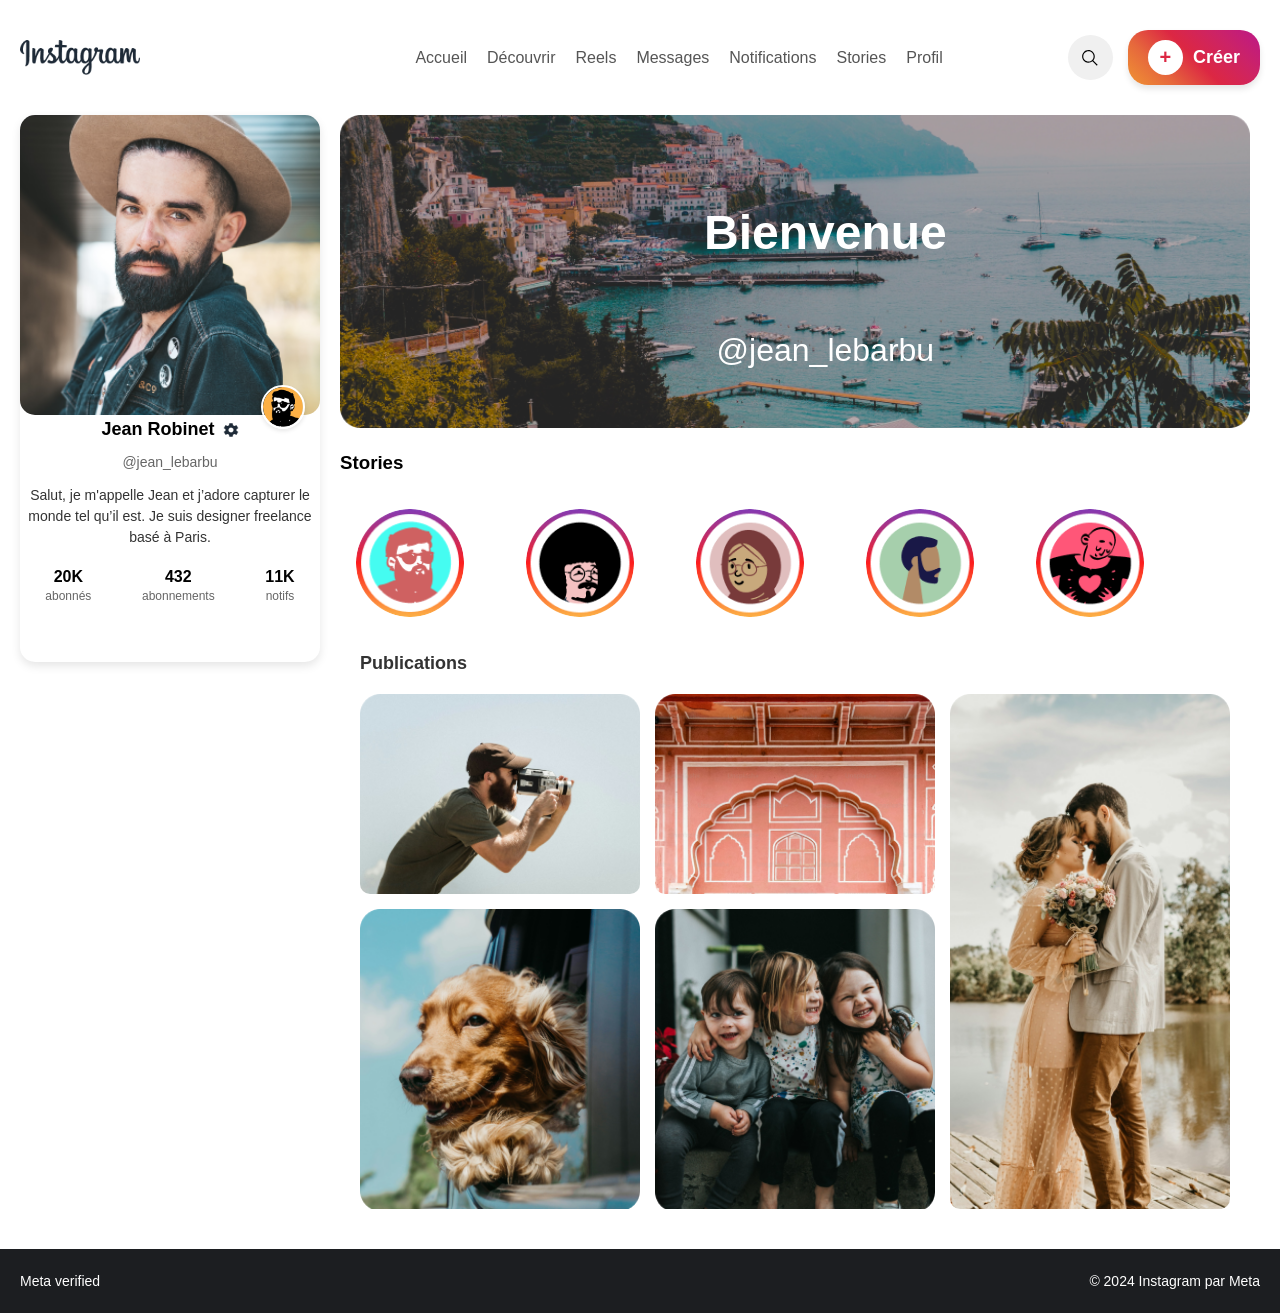
<file: index2.html>
<!DOCTYPE html>
<html lang="en">
<head>
    <meta charset="UTF-8">
    <meta name="viewport" content="width=device-width, initial-scale=1.0">
    <link rel="stylesheet" href="styles.css">
    <title>Document</title>
</head>
<body>
    <header>
        <nav class="navbar">
            <!-- Logo Instagram -->
            <img src="images/Group.svg" alt="Instagram Logo" class="logoMobile">
            <img src="images/Group.png" alt="Instagram Logo" class="logo">
    
            <div class="burger-icon">
                <div></div>
                <div></div>
                <div></div>
              </div>
            <!-- Menu de navigation -->
            <ul class="nav-links">
                <img src="images/avatarProfile.png" class="avatarNav"/>
                <p>Jean Robinet</p>
                <p>@jean_lebarbu</p>
                <li><a href="./index.html">Accueil</a></li>
                <li>Découvrir</li>
                <li>Reels</li>
                <li>Messages</li>
                <li>Notifications</li>
                <li>Stories</li>
                <li><a href="./index2.html">Profil</a></li>
            </ul>
    
            <!-- Actions (recherche et créer) -->
            <div class="actions">
                <div class="search-icon">
                    <img src="images/Vector.svg" alt="Search Icon">
                </div>
                <div class="create-button">
                  <div class="icon-circle">
                      <span class="plus-icon">+</span>
                  </div>
                  <span class="button-text">Créer</span>
              </div>
            </div>
        </nav>
      </header>
        <!-- Contenu principal -->
        <main class="main-profile">

            <section class="profile-section">
                <div class="profile-card">
                    <!-- Image de profil principale -->
                    <div class="profile-photo-container">
                        <img src="images/photoDeprofil.png" alt="Photo de profil" class="profile-photo">
                        <img src="images/avatarProfile.png" alt="Avatar" class="profile-avatar">
                    </div>
                    <!-- Nom et pseudo -->
                    <div class="profile-header">
                        <h3 class="profile-name">Jean Robinet</h3>
                        <img src="images/gear.png" alt="Settings Icon" class="settings-icon">
                    </div>
                    <p class="profile-username">@jean_lebarbu</p>
                    <!-- Biographie -->
                    <p class="bio">
                        Salut, je m'appelle Jean et j’adore capturer le monde tel qu’il est. Je suis designer freelance basé à Paris.
                    </p>
                    <!-- Statistiques -->
                    <div class="stats">
                        <div><strong>20K</strong><span> abonnés</span></div>
                        <div><strong>432</strong><span> abonnements</span></div>
                        <div><strong>11K</strong><span> notifs</span></div>
                    </div>
                </div>
            </section>
            

            <div>
            <!-- Section Bannière -->
            <section class="banner-section">
                <div class="banner">
                    <img src="images/bienvneu.png" alt="Bannière">
                    <div class="welcome-text">
                        <h2>Bienvenue</h2>
                        <p>@jean_lebarbu</p>
                    </div>
                </div>
            </section>

            

            <!-- Section Stories -->
            <section class="stories-section">
                <h3>Stories</h3>
                <div class="stories">
                    <div class="story">
                        <img src="images/story1.png" alt="Story 1">
                    </div>
                    <div class="story">
                        <img src="images/story2.png" alt="Story 2">
                    </div>
                    <div class="story">
                        <img src="images/story3.png" alt="Story 3">
                    </div>
                    <div class="story">
                        <img src="images/story4.png" alt="Story 4">
                    </div>
                    <div class="story">
                        <img src="images/story5.png" alt="Story 5">
                    </div>
                </div>
            </section>

            <section class="publications-section">
                <h3>Publications</h3>
                <div class="publications">
                    <div class="publication publication-1">
                        <img src="images/publi-1.png" alt="Publication 1">
                    </div>
                    <div class="publication publication-2">
                        <img src="images/publi-2.png" alt="Publication 2">
                    </div>
                    <div class="publication publication-3">
                        <img src="images/publi-3.png" alt="Publication 3">
                    </div>
                    <div class="publication publication-4">
                        <img src="images/publi-4.png" alt="Publication 4">
                    </div>
                    <div class="publication publication-5">
                        <img src="images/publi-5.png" alt="Publication 5">
                    </div>
                </div>
            </section>
            
            
        </div>
        </main>
        <footer class="footer">
            <p>Meta verified</p>
            <p>© 2024 Instagram par Meta</p>
          </footer>
          <script>
            document.addEventListener("DOMContentLoaded", () => {
                const burgerIcon = document.querySelector(".burger-icon");
                const navLinks = document.querySelector(".nav-links");
          
                burgerIcon.addEventListener("click", () => {
                    navLinks.classList.toggle("active");
                });
            });
          </script>
</body>
</html>
</file>
<file: styles.css>
body {
    font-family: Arial, sans-serif;
    margin: 0;
    padding: 0;
}

/* Navbar styles */
header {
    background-color: white;
    padding: 10px 20px;
    padding-top: 30px;
}

.navbar {
    display: flex;
    justify-content: space-between;
    align-items: center;
    width: 100%;
    margin: 0 auto;
}

/* Logo Instagram */
.logo {
    width: 120px;
    height: auto;
}

/* Menu de navigation */
.nav-links {
    list-style: none;
    display: flex;
    gap: 20px;
    padding: 0;
    margin: 0;
}

.nav-links li {
    color: #555;
    cursor: pointer;
    font-size: 16px;
}

.nav-links li:hover {
    font-weight: bold;
}

/* Actions (icône de recherche et bouton Créer) */
.actions {
    display: flex;
    align-items: center;
    gap: 15px;
}

/* Icône de recherche */
.search-icon {
    width: 45px;
    height: 45px;
    border-radius: 50%;
    background-color: #f0f0f0;
    display: flex;
    justify-content: center;
    align-items: center;
    cursor: pointer;
}

.search-icon img {
    width: 16px;
    height: 16px;
}


/* Bouton Créer */
.create-button {
    display: flex;
    align-items: center;
    gap: 10px;
    padding: 10px 20px;
    background: linear-gradient(45deg, #f09433, #e6683c, #dc2743, #cc2366, #bc1888);
    border-radius: 20px;
    color: white;
    font-size: 18px;
    font-weight: bold;
    cursor: pointer;
    box-shadow: 0px 4px 6px rgba(0, 0, 0, 0.1);
    transition: transform 0.2s ease, box-shadow 0.2s ease;
}

.create-button:hover {
    transform: scale(1.05);
    box-shadow: 0px 6px 10px rgba(0, 0, 0, 0.2);
}

/* Cercle de l'icône */
.icon-circle {
    width:35px;
    height: 35px;
    background-color: white;
    border-radius: 50%;
    display: flex;
    justify-content: center;
    align-items: center;
}

/* Icône "+" */
.plus-icon {
    font-size: 20px;
    font-weight: bold;
    color: #dc2743;
}

/* Texte du bouton */
.button-text {
    font-size: 18px;
    font-weight: bold;
}
/* Section des stories */
.stories-section {
    margin: 10px auto; /* Réduit l'espacement vertical */
    padding: 0; /* Évite le padding inutile */
    max-width: 1200px;
}

.stories-section h2 {
    font-size: 20px;
    margin-bottom: 20px;
}

.stories {
    display: flex;
    gap:50px; /* Réduit l'espace entre les stories */
    overflow-x: auto; /* Défilement horizontal uniquement si nécessaire */
    padding: 10px;
    scrollbar-width: none; /* Cache la barre de défilement (Firefox) */
}

.stories::-webkit-scrollbar {
    display: none; /* Cache la barre de défilement (Chrome/Safari) */
}
.story {
    width: 120px;
    height: 120px;
    border-radius: 50%;
    display: flex;
    justify-content: center;
    align-items: center;
    flex-shrink: 0;
}

.story img {
    width: 90%;
    height: 90%;
    border-radius: 50%;
    object-fit: cover;
}

/*actualités*/
.actualites-section h2 {
    font-size: 24px;
    font-weight: bold;
    margin-bottom: 20px;
}
.actualites-section {
    margin-left: 20px;
}
.posts {
    display: grid;
    grid-template-columns: 250px 250px 250px; /* Largeur spécifique pour chaque colonne */
    grid-template-rows: 200px 300px; /* Hauteur spécifique pour chaque ligne */
    gap: 30px;
    
}

.post img {
    width:100%; /* S'adapte à la largeur de la cellule */
    height: 80%; /* S'adapte à la hauteur de la cellule */
    object-fit: cover; /* Recadre l'image pour qu'elle remplisse la cellule */
    border-radius: 10px;
}

.post p {
    margin-top: 10px;
    font-weight: bold;
    font-size: 14px;
    text-align: center;
}

/* Configuration spécifique des éléments */
.posts > .post:nth-child(1) {
    grid-column: 1 / 2; /* Première colonne */
    grid-row: 1 / 2; /* Première ligne */

}

.posts > .post:nth-child(2) {
    grid-column: 2 / 3; /* Deuxième colonne */
    grid-row: 1 / 2; /* Première ligne */
  
}

.posts > .post:nth-child(3) {
    grid-column: 1 / 3; /* Étend sur deux colonnes */
    grid-row: 2 / 3; /* Deuxième ligne */
   
}

.posts > .post:nth-child(4) {
    grid-column: 3 / 4; /* Troisième colonne */
    grid-row: 1 / 3; /* Étend sur deux lignes */
   height: 580px;
}
.user-info .avatar {
    width: 40px;
    height: 40px;
    border-radius: 50%;
    border: 2px solid #ff758c;
}

.user-info p {
    font-weight: bold;
    font-size: 14px;
    text-align: center;
}
.user-info {
    display: flex;
    align-items: flex-start;
    justify-content: flex-start;
    gap: 10px;
    margin-top: 10px;
    margin-bottom: 20px;
}
/* Section principale */
.main-section {
    display: grid;
    grid-template-columns: 2fr 1fr; /* 75% pour Actualités, 25% pour Suggestions */
    margin: 20px auto;
    max-width: 1200px;
    margin-bottom: 50px;
}

/* Section des suggestions */
.suggestions-section {
    background-color: white;
    padding: 20px;
    max-width: 280px; /* Largeur ajustée */
    margin: 0 auto;
}

.suggestions-section h2 {
    font-size: 18px;
    font-weight: bold;
    margin-bottom: 20px;
    text-align: left;
}

.suggestions {
    list-style: none;
    padding: 0;
    margin: 0;
}

.suggestion {
    display: flex;
    align-items: center;
    justify-content: space-between; /* Espacement entre éléments */
    margin-bottom: 15px;
}

.suggestion img.avatar {
    width: 40px;
    height: 40px;
    border-radius: 50%;
    flex-shrink: 0;
}

.suggestion p {
    font-size: 14px;
    font-weight: bold;
    margin: 0;
    flex-grow: 1; /* Occupe l'espace disponible */
    margin-left: 10px;
    text-align: left;
}

.follow-btn {

    border: none;
    color: rgb(38, 61, 195);
    font-size: 12px;
    background-color: transparent;
    font-weight: bold;
    border-radius: 5px;
    padding: 5px 10px;
    cursor: pointer;
}

.footer {
    display: flex;
    justify-content: space-between;
    align-items: center;
    background-color: #1c1e21; /* Couleur sombre */
    color: #fff; /* Texte en blanc */
    padding: 10px 20px;
    font-size: 14px;
    bottom: 0;
    width: 100%; /* Assure que le footer occupe toute la largeur */
    box-sizing: border-box; /* Inclut le padding dans la largeur */
    z-index: 1000; /* Assure que le footer reste visible */
}

/* Icône burger */
.burger-icon {
    display: flex; /* Icône visible en mobile */
    flex-direction: column;
    gap: 5px;
    cursor: pointer;
}

.burger-icon div {
    width: 25px;
    height: 3px;
    background-color: white;
}


.nav-links.active {
    display: flex;
    max-height: 100%; /* Hauteur maximale pour le menu déroulant */
    padding-bottom: 40px;
}

.logoMobile{
    display: none;
}
.nav-links p, .nav-links img{
    display: none;
}



/* index2.html */
.main-profile{
    display: flex;
    gap: 20px;
}


main {
    padding: 20px;
}

.banner-section {
    position: relative;
    margin-bottom: 20px;
}

.banner img {
    width: 100%; /* La bannière prend 100% de la largeur */
    height: auto;
    border-radius: 10px;
    object-fit: cover;
}

.welcome-text {
    display: flex;
    flex-direction: column;
    align-items: center;
    justify-content: center;
    position: absolute;
    gap: 0;
    bottom: 10%;
    left: 40%;
    font-size: 2rem;
    color: #fff;
}

/* Section globale */
.profile-section {
    display: flex;
    justify-content: center;
    margin-bottom: 20px;
}

/* Carte de profil */
.profile-card {
    background: #fff;
    border-radius: 15px;
    box-shadow: 0 4px 10px rgba(0, 0, 0, 0.1);
    width: 300px;
    text-align: center;
    height:50%;
    position: relative;
}

/* Conteneur pour l'image principale + avatar */
.profile-photo-container {
    position: relative;
}

/* Photo de profil principale */
.profile-photo {
    width: 300px;
    height: 300px;
    border-radius: 15px;
    object-fit: cover;
}

/* Avatar (en bas à droite de l'image principale) */
.profile-avatar {
    width: 40px;
    height: 40px;
    border-radius: 50%;
    position: absolute;
    bottom: -10px;
    right: 5%;
    border: 2px solid #fff;
    box-shadow: 0 2px 4px rgba(0, 0, 0, 0.1);
}

/* Header avec nom et icône */
.profile-header {
    display: flex;
    align-items: center;
    justify-content: center;
    gap: 8px;
    margin-bottom: 10px;
}

.profile-name {
    font-size: 18px;
    font-weight: bold;
    margin: 0;
}

.settings-icon {
    width: 16px;
    height: 16px;
    cursor: pointer;
}

/* Pseudo */
.profile-username {
    font-size: 14px;
    color: #666;
    margin-bottom: 15px;
}

/* Biographie */
.bio {
    font-size: 14px;
    color: #333;
    margin-bottom: 20px;
    line-height: 1.5;
}

/* Statistiques */
.stats {
    display: flex;
    justify-content: space-around;
    margin-top: 20px;
}

.stats div {
    text-align: center;
}

.stats strong {
    display: block;
    font-size: 16px;
    font-weight: bold;
    color: #000;
}

.stats span {
    font-size: 12px;
    color: #666;
}
/* Section des publications */
.publications-section {
    margin: 20px 0;
    padding: 0 20px;
}

.publications-section h3 {
    font-size: 18px;
    font-weight: bold;
    margin-bottom: 20px;
    color: #333;
}

/* Grille des publications */
.publications {
    display: grid;
    grid-template-columns: repeat(3, 1fr); /* 3 colonnes */
    grid-template-columns: 280px 280px 280px; /* Largeur spécifique pour chaque colonne */
    grid-template-rows: 200px 300px; /* Hauteur spécifique pour chaque ligne */
    gap: 15px;
}

/* Chaque publication */
.publication {
    overflow: hidden;
    border-radius: 10px;
}

.publication img {
    width: 100%;
    height: auto;
    display: block;
    object-fit: cover;
    transition: transform 0.3s ease-in-out;
}

/* Effet zoom sur hover */
.publication:hover img {
    transform: scale(1.05);
}

/* Positionnement spécifique des publications */
.publication-1 {
    grid-column: 1;
    grid-row: 1;
}

.publication-2 {
    grid-column: 2;
    grid-row: 1;
}

.publication-3 {
    grid-column: 3;
    grid-row: 1 / span 2;
}

.publication-4 {
    grid-column: 1;
    grid-row: 2;
}

.publication-5 {
    grid-column: 2;
    grid-row: 2;
}
a{
    text-decoration: none;
    color: inherit;
}
/* Responsive pour mobile */
@media (max-width: 768px) {
    body {
        margin: 0;
    }

    .actions{
        display: none;
    }
    header{
        background-color: #1E2A37;
        padding: 20px;
        margin: 0;
    }
    /* Icône burger */
    .burger-icon {
        display: flex; /* Affiche le menu burger */
    }
    .logoMobile{
        display: block;
    }
    .logo{
        display: none;
    }

    /* Navbar avec menu burger */
    .nav-links {
        display: none; /* Masque les liens */
        flex-direction: column;
        height: 900px;
        align-items: center;
        position: absolute;
        top: 60px;
        left: 0;
        width: 100%;
        background-color: #1E2A37;
        color: white;
        z-index: 1000;
        padding-top: 30px;
        box-shadow: 0px 4px 6px rgba(0, 0, 0, 0.1);
    }

    .nav-links.active {
        display: flex; /* Affiche les liens */
        height: 100%;
        padding-bottom: 100px;
    }
    .nav-links p, .nav-links img{
        display: block;
    }
    .nav-links li{
        color: white;
    }
    .stories {
        display: flex;
        gap: 10px; /* Réduit l'espace entre les stories */
        overflow-x: auto; /* Défilement horizontal */
        padding: 10px 0; /* Ajuste le padding vertical */
        scrollbar-width: none; /* Cache la barre de défilement (Firefox) */
    }
    /* Section des publications */
    .posts {
        display: flex;
        flex-direction: column; /* Aligne les publications en colonne */
        gap: 20px;

        margin-bottom: 30px;
    }

     /* Override des dimensions */
     .post {
        width: 100% !important; /* Force la largeur à 100% */
        height: auto !important; /* Force la hauteur à s'ajuster automatiquement */
        margin-bottom: 30px;
    }

    .post img {
        width: 100%; /* L'image s'adapte à la largeur */
        border-radius: 10px;
    }

    .actualites-section h2 {
        text-align: center;
        font-size: 20px;
    }

    .user-info {
        flex-direction: row; /* Garde les informations alignées horizontalement */
        justify-content: flex-start;
        align-items: center;
        padding: 10px 0;
    }

    .main-section, .main-profile {
        display: flex;
        flex-direction: column; /* Les sections s'empilent */

    }
    .publications {
        grid-template-columns: 1fr; /* Une seule colonne */
    }
    .profile-photo-container{
        width: 100%;
    }
    .profile-photo{
        width: 100%;
    }
    .profile-card {
        width: 100%; /* Prend toute la largeur */
        border-radius: 0; /* Supprime les bords arrondis pour un rendu plus uniforme */
        margin: 0; /* Supprime la marge */
    }

    .profile-section {
        padding: 0; /* Ajuste les paddings pour éviter les marges */
    }

    .welcome-text {
        font-size: 12px;
        bottom: 8%;
        left: 40%;
        text-align: center;
    }

    .suggestions-section {
        display: none; /* Cache les suggestions pour économiser l'espace */
    }
    .footer{
        flex-direction: column;
    }
    .publications{
        display: flex;
        flex-direction: column;
    }
}
</file>
